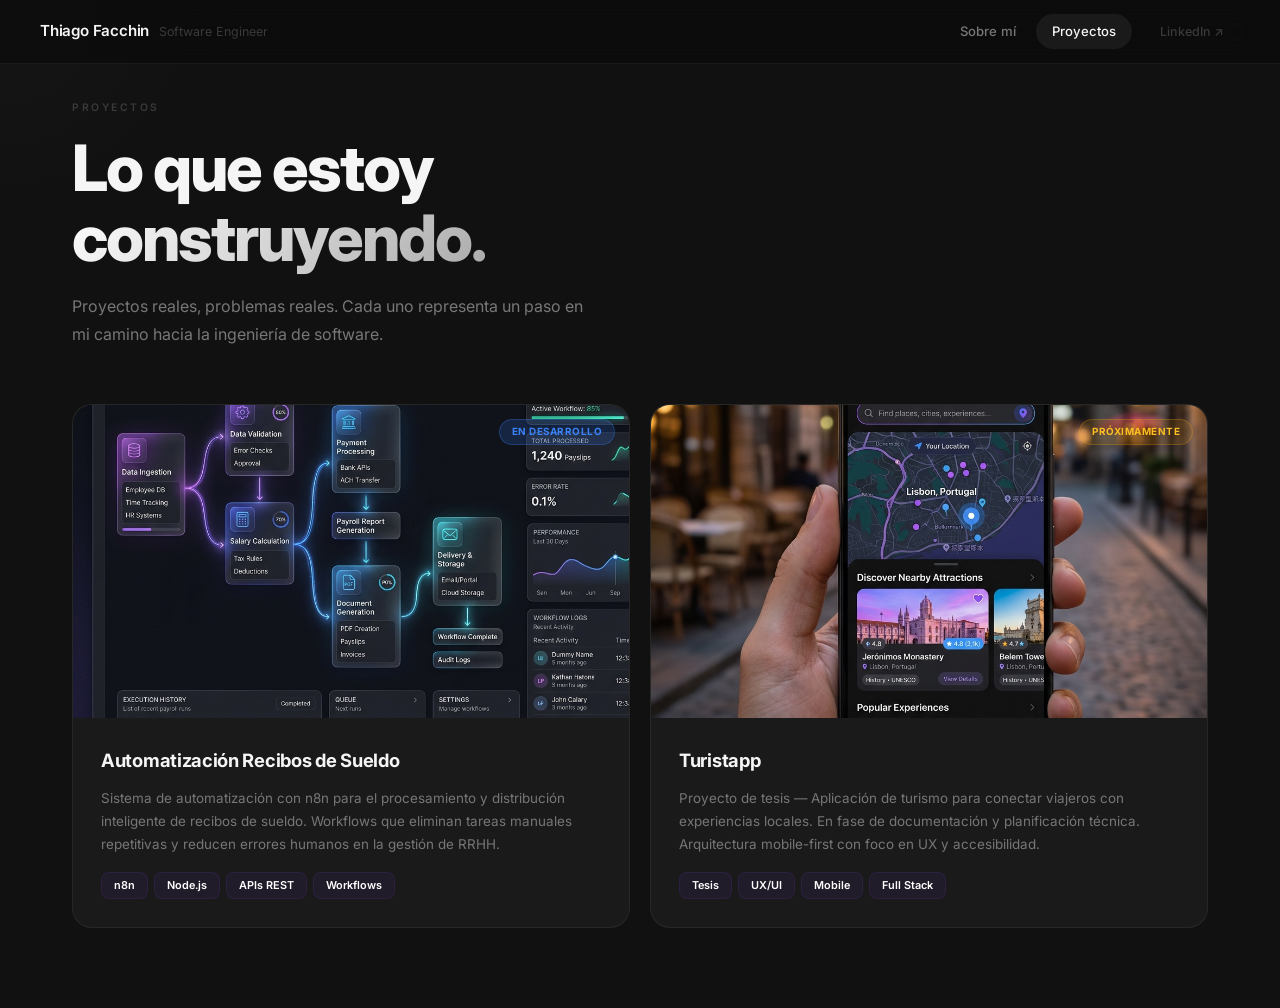
<file: projects.html>
<!DOCTYPE html>
<html lang="es">
<head>
  <meta charset="UTF-8">
  <meta name="viewport" content="width=device-width, initial-scale=1.0">
  <title>Proyectos | Thiago Facchin</title>
  <meta name="description" content="Proyectos de Thiago Facchin — Automatización de Recibos de Sueldo con n8n y Turistapp.">
  <meta name="author" content="Thiago Facchin">
  <meta property="og:title" content="Proyectos | Thiago Facchin">
  <meta property="og:description" content="Proyectos de desarrollo de software de Thiago Facchin.">
  <meta property="og:type" content="website">

  <link rel="preconnect" href="https://fonts.googleapis.com">
  <link rel="preconnect" href="https://fonts.gstatic.com" crossorigin>
  <link href="https://fonts.googleapis.com/css2?family=Inter:wght@300;400;500;600;700;800&display=swap" rel="stylesheet">
  <link rel="stylesheet" href="css/styles.css">
</head>
<body>

  <!-- Ambient background -->
  <div class="ambient-bg">
    <div class="ambient-orb"></div>
    <div class="ambient-orb"></div>
  </div>

  <!-- Cursor glow -->
  <div class="cursor-glow" id="cursorGlow"></div>

  <!-- Top nav bar -->
  <nav class="top-nav" id="topNav">
    <div class="top-nav-inner">
      <div class="top-nav-left">
        <span class="nav-name">Thiago Facchin</span>
        <span class="nav-title">Software Engineer</span>
      </div>
      <div class="top-nav-right">
        <a href="index.html" class="nav-link">Sobre mí</a>
        <a href="projects.html" class="nav-link active">Proyectos</a>
        <a href="https://www.linkedin.com/in/thiago-facchin-mendonca-5b28541ab/" target="_blank" rel="noopener noreferrer" class="nav-link nav-link-ext">LinkedIn ↗</a>
      </div>
    </div>
  </nav>

  <!-- Page -->
  <main class="page">

    <div class="projects-header">
      <p class="projects-label">Proyectos</p>
      <h1 class="projects-title">Lo que estoy<br><span class="gradient">construyendo.</span></h1>
      <p class="projects-subtitle">Proyectos reales, problemas reales. Cada uno representa un paso en mi camino hacia la ingeniería de software.</p>
    </div>

    <div class="projects-grid">

      <!-- PROJECT 1 -->
      <article class="project-card">
        <div class="project-image-wrap">
          <img src="assets/images/automation.png" alt="Automatización Recibos de Sueldo">
          <span class="project-badge dev">En desarrollo</span>
        </div>
        <div class="project-info">
          <h2 class="project-title">Automatización Recibos de Sueldo</h2>
          <p class="project-desc">
            Sistema de automatización con n8n para el procesamiento y distribución inteligente
            de recibos de sueldo. Workflows que eliminan tareas manuales repetitivas y
            reducen errores humanos en la gestión de RRHH.
          </p>
          <div class="project-tags">
            <span>n8n</span>
            <span>Node.js</span>
            <span>APIs REST</span>
            <span>Workflows</span>
          </div>
        </div>
      </article>

      <!-- PROJECT 2 -->
      <article class="project-card">
        <div class="project-image-wrap">
          <img src="assets/images/turistapp.png" alt="Turistapp">
          <span class="project-badge soon">Próximamente</span>
        </div>
        <div class="project-info">
          <h2 class="project-title">Turistapp</h2>
          <p class="project-desc">
            Proyecto de tesis — Aplicación de turismo para conectar viajeros con experiencias
            locales. En fase de documentación y planificación técnica. Arquitectura mobile-first
            con foco en UX y accesibilidad.
          </p>
          <div class="project-tags">
            <span>Tesis</span>
            <span>UX/UI</span>
            <span>Mobile</span>
            <span>Full Stack</span>
          </div>
        </div>
      </article>

    </div><!-- /projects-grid -->
  </main>

  <script src="js/main.js"></script>
</body>
</html>
</file>
<file: css/styles.css>
/* ============================================
   BENTO PORTFOLIO — Thiago Facchin
   ============================================ */

/* --- Reset --- */
*, *::before, *::after {
  margin: 0;
  padding: 0;
  box-sizing: border-box;
}

:root {
  /* Background — negro puro, sin tinte */
  --bg-void: #111;
  --bg-card: rgba(255, 255, 255, 0.04);

  /* Accents — usados SOLO en detalles, no en fondos */
  --accent: #e0e0e0;
  --accent-light: #ffffff;
  --accent-blue: #3b82f6;
  --accent-green: #4ade80;
  --accent-amber: #fbbf24;
  --accent-gradient: linear-gradient(135deg, #fff 0%, #aaa 100%);

  /* Text hierarchy — alto contraste */
  --text-1: #f5f5f5;
  --text-2: #777;
  --text-3: #3a3a3a;

  /* Borders — muy sutiles, casi invisibles */
  --border: rgba(255, 255, 255, 0.06);
  --border-hover: rgba(255, 255, 255, 0.14);

  /* Shape */
  --radius: 20px;
  --radius-sm: 12px;
  --radius-xs: 8px;

  /* Typography */
  --font: 'Inter', -apple-system, BlinkMacSystemFont, sans-serif;

  /* Easing */
  --ease: cubic-bezier(0.4, 0, 0.2, 1);
  --ease-out: cubic-bezier(0, 0, 0.2, 1);
  --ease-spring: cubic-bezier(0.34, 1.56, 0.64, 1);
}

html {
  scroll-behavior: smooth;
  font-size: 16px;
  scrollbar-width: thin;
  scrollbar-color: rgba(255, 255, 255, 0.1) transparent;
}

body {
  font-family: var(--font);
  background: var(--bg-void);
  color: var(--text-1);
  line-height: 1.6;
  overflow-x: hidden;
  -webkit-font-smoothing: antialiased;
  min-height: 100vh;
}

a { text-decoration: none; color: inherit; }
img { max-width: 100%; display: block; }

::-webkit-scrollbar { width: 6px; }
::-webkit-scrollbar-track { background: transparent; }
::-webkit-scrollbar-thumb { background: rgba(255, 255, 255, 0.1); border-radius: 3px; }

/* ============================================
   CURSOR GLOW
   ============================================ */
.cursor-glow {
  position: fixed;
  width: 500px;
  height: 500px;
  border-radius: 50%;
  background: radial-gradient(circle, rgba(255, 255, 255, 0.025), transparent 70%);
  pointer-events: none;
  z-index: 0;
  transform: translate(-50%, -50%);
  transition: left 0.15s ease, top 0.15s ease;
  will-change: left, top;
}

/* ============================================
   AMBIENT BACKGROUND
   ============================================ */
.ambient-bg {
  position: fixed;
  inset: 0;
  z-index: 0;
  pointer-events: none;
  overflow: hidden;
}

/* Ambient orbs desactivadas — fondo negro neutro */
.ambient-orb { display: none; }

@keyframes drift {
  0%, 100% { transform: translate(0, 0); }
  50% { transform: translate(50px, -50px); }
}

/* ============================================
   TOP NAVIGATION BAR
   ============================================ */
.top-nav {
  position: fixed;
  top: 0;
  left: 0;
  right: 0;
  z-index: 1000;
  padding: 0 40px;
  height: 64px;
  display: flex;
  align-items: center;
  background: rgba(10, 10, 10, 0.7);
  backdrop-filter: blur(20px);
  -webkit-backdrop-filter: blur(20px);
  border-bottom: 1px solid var(--border);
  transition: border-color 0.3s var(--ease);
}

.top-nav-inner {
  width: 100%;
  max-width: 1200px;
  margin: 0 auto;
  display: flex;
  align-items: center;
  justify-content: space-between;
}

.top-nav-left {
  display: flex;
  align-items: baseline;
  gap: 10px;
}

.nav-name {
  font-size: 0.95rem;
  font-weight: 600;
  color: var(--text-1);
  letter-spacing: -0.2px;
}

.nav-title {
  font-size: 0.78rem;
  color: var(--text-3);
  font-weight: 400;
}

.top-nav-right {
  display: flex;
  align-items: center;
  gap: 4px;
}

.nav-link {
  padding: 7px 16px;
  border-radius: 100px;
  font-size: 0.82rem;
  font-weight: 500;
  color: var(--text-2);
  transition: all 0.25s var(--ease);
}

.nav-link:hover {
  color: var(--text-1);
  background: rgba(255, 255, 255, 0.05);
}

.nav-link.active {
  color: var(--text-1);
  background: rgba(255, 255, 255, 0.06);
}

.nav-link-ext {
  color: var(--text-3);
  font-size: 0.78rem;
  margin-left: 8px;
}

.nav-link-ext:hover {
  color: var(--accent-light);
  background: transparent;
}

/* ============================================
   PAGE LAYOUT
   ============================================ */
.page {
  position: relative;
  z-index: 1;
  max-width: 1200px;
  margin: 0 auto;
  padding: 100px 32px 80px;
}

/* ============================================
   SHARED UTILITIES
   ============================================ */
.gradient {
  background: var(--accent-gradient);
  -webkit-background-clip: text;
  -webkit-text-fill-color: transparent;
  background-clip: text;
}

.section-label {
  font-size: 0.62rem;
  font-weight: 600;
  letter-spacing: 2.5px;
  text-transform: uppercase;
  color: var(--text-3);
}

/* ============================================
   BENTO GRID
   ============================================ */
.bento {
  display: grid;
  grid-template-columns: repeat(4, 1fr);
  grid-auto-rows: 220px;
  gap: 20px;
}

/* ============================================
   CARD BASE
   ============================================ */
.card {
  --mouse-x: 50%;
  --mouse-y: 50%;

  position: relative;
  background: var(--bg-card);
  border: 1px solid var(--border);
  border-radius: var(--radius);
  overflow: hidden;
  opacity: 0;
  transform: translateY(24px) scale(0.98);
  transition: opacity 0.5s var(--ease-out),
              transform 0.5s var(--ease-out),
              border-color 0.3s var(--ease),
              box-shadow 0.3s var(--ease);
  will-change: transform;
}

/* Internal mouse-following glow */
.card::before {
  content: '';
  position: absolute;
  inset: 0;
  background: radial-gradient(
    600px circle at var(--mouse-x) var(--mouse-y),
    rgba(255, 255, 255, 0.04),
    transparent 40%
  );
  opacity: 0;
  transition: opacity 0.4s var(--ease);
  pointer-events: none;
  z-index: 1;
}

.card:hover::before { opacity: 1; }

.card:hover {
  border-color: var(--border-hover);
  box-shadow: 0 16px 48px rgba(0, 0, 0, 0.3);
}

.card.visible {
  opacity: 1;
  transform: translateY(0) scale(1);
}

/* Stagger delays — one per card slot */
.card:nth-child(1) { transition-delay: 0s; }
.card:nth-child(2) { transition-delay: 0.06s; }
.card:nth-child(3) { transition-delay: 0.12s; }
.card:nth-child(4) { transition-delay: 0.18s; }
.card:nth-child(5) { transition-delay: 0.24s; }
.card:nth-child(6) { transition-delay: 0.30s; }
.card:nth-child(7) { transition-delay: 0.36s; }
.card:nth-child(8) { transition-delay: 0.42s; }
.card:nth-child(9) { transition-delay: 0.48s; }

.card-inner {
  position: relative;
  z-index: 2;
  height: 100%;
  padding: 32px;
  display: flex;
  flex-direction: column;
  gap: 14px;
}

/* Info anchored to bottom of card */
.card-inner--bottom {
  justify-content: flex-end;
}

/* ============================================
   CARD SPANS
   ============================================ */
.col-2 { grid-column: span 2; }
.col-4 { grid-column: span 4; }
.row-2 { grid-row: span 2; }

/* ============================================
   CARD: HERO
   ============================================ */
.card-hero {
  border-color: rgba(255, 255, 255, 0.08);
}

.hero-greeting {
  font-size: 0.82rem;
  font-weight: 500;
  color: var(--text-2);
  display: flex;
  align-items: center;
  gap: 8px;
}

.hero-greeting .wave {
  display: inline-block;
  animation: wave 2.5s ease-in-out infinite;
  transform-origin: 70% 70%;
}

@keyframes wave {
  0%, 60%, 100% { transform: rotate(0); }
  10%, 30% { transform: rotate(14deg); }
  20% { transform: rotate(-8deg); }
  40% { transform: rotate(-4deg); }
}

.hero-name {
  font-size: clamp(2.2rem, 4vw, 3.2rem);
  font-weight: 800;
  line-height: 1.05;
  letter-spacing: -1.5px;
  color: var(--text-1);
}

.hero-name .gradient {
  color: var(--text-1);
  -webkit-text-fill-color: var(--text-1);
  background: none;
}

.hero-typing {
  font-size: clamp(0.9rem, 1.8vw, 1.1rem);
  color: var(--text-2);
  font-weight: 400;
  min-height: 1.8em;
}

.hero-typing .cursor {
  display: inline-block;
  width: 2px;
  height: 1em;
  background: var(--text-1);
  margin-left: 1px;
  vertical-align: text-bottom;
  animation: blink 1s step-end infinite;
}

@keyframes blink { 50% { opacity: 0; } }

.hero-tagline {
  font-size: 0.82rem;
  color: var(--text-3);
}

/* ============================================
   CARD: AVATAR
   ============================================ */
.avatar-frame {
  position: relative;
  width: 100%;
  height: 100%;
}

.avatar-img {
  width: 100%;
  height: 100%;
  border-radius: var(--radius);
  object-fit: cover;
  display: flex;
  align-items: center;
  justify-content: center;
  font-size: 4rem;
  font-weight: 800;
  color: rgba(255, 255, 255, 0.5);
  background: #1a1a1a;
  letter-spacing: -2px;
}

.avatar-glow {
  position: absolute;
  inset: -4px;
  border-radius: calc(var(--radius) + 4px);
  background: var(--accent-gradient);
  opacity: 0.15;
  filter: blur(20px);
  z-index: -1;
  animation: pulseGlow 4s ease-in-out infinite alternate;
}

@keyframes pulseGlow {
  0% { opacity: 0.1; }
  100% { opacity: 0.3; }
}

/* ============================================
   CARD: ABOUT
   ============================================ */
.about-text {
  font-size: 0.88rem;
  color: var(--text-2);
  line-height: 1.8;
}

.about-text strong {
  color: var(--text-1);
  font-weight: 600;
}

/* ============================================
   CARD: STATS
   ============================================ */
.card-inner--stats {
  flex-direction: row;
  flex-wrap: wrap;
  gap: 0;
  padding: 0;
  justify-content: initial;
}

.stat-item {
  flex: 1 1 50%;
  display: flex;
  flex-direction: column;
  align-items: center;
  justify-content: center;
  padding: 20px 12px;
  text-align: center;
  border-right: 1px solid var(--border);
  border-bottom: 1px solid var(--border);
}

.stat-item:nth-child(2) { border-right: none; }
.stat-item:nth-child(3) { border-bottom: none; }
.stat-item:nth-child(4) { border-right: none; border-bottom: none; }

.stat-number {
  font-size: 1.9rem;
  font-weight: 800;
  background: var(--accent-gradient);
  -webkit-background-clip: text;
  -webkit-text-fill-color: transparent;
  background-clip: text;
  line-height: 1.2;
}

.stat-label {
  font-size: 0.65rem;
  color: var(--text-3);
  margin-top: 2px;
  font-weight: 500;
}

/* ============================================
   CARD: LANGUAGES
   ============================================ */
.lang-list {
  display: flex;
  gap: 16px;
}

.lang-item {
  display: flex;
  flex-direction: column;
  align-items: center;
  gap: 4px;
  transition: transform 0.3s var(--ease-spring);
  cursor: default;
}

.lang-item:hover { transform: scale(1.1) translateY(-3px); }

.lang-flag { font-size: 1.8rem; }

.lang-code {
  font-size: 0.7rem;
  font-weight: 700;
  color: var(--text-1);
  letter-spacing: 1px;
}

.lang-level {
  font-size: 0.6rem;
  color: var(--text-3);
}

/* ============================================
   CARD: EDUCATION
   ============================================ */
.edu-list {
  display: flex;
  flex-direction: column;
  gap: 14px;
}

.edu-item { display: flex; gap: 10px; }

.edu-info h4 {
  font-size: 0.84rem;
  font-weight: 600;
  color: var(--text-1);
  line-height: 1.3;
}

.edu-info p {
  font-size: 0.7rem;
  color: var(--text-3);
  margin-top: 2px;
}

.edu-badge {
  display: inline-block;
  margin-top: 5px;
  padding: 2px 8px;
  border-radius: 100px;
  font-size: 0.6rem;
  font-weight: 700;
  letter-spacing: 0.5px;
  text-transform: uppercase;
}

.edu-badge.done {
  background: rgba(34, 197, 94, 0.08);
  color: var(--accent-green);
  border: 1px solid rgba(34, 197, 94, 0.18);
}

.edu-badge.progress {
  background: rgba(59, 130, 246, 0.08);
  color: var(--accent-blue);
  border: 1px solid rgba(59, 130, 246, 0.18);
}

/* ============================================
   CARD: MARQUEE — Tech Stack
   ============================================ */
.card-marquee { overflow: hidden; }

.card-marquee .card-inner {
  padding: 0;
  justify-content: center;
}

.marquee-label {
  font-size: 0.62rem;
  font-weight: 600;
  letter-spacing: 3px;
  text-transform: uppercase;
  color: var(--text-3);
  text-align: center;
  padding: 14px 0 4px;
}

.marquee-wrapper {
  overflow: hidden;
  mask-image: linear-gradient(90deg, transparent, #000 8%, #000 92%, transparent);
  -webkit-mask-image: linear-gradient(90deg, transparent, #000 8%, #000 92%, transparent);
  padding: 8px 0 16px;
}

.marquee-track {
  display: flex;
  gap: 36px;
  width: max-content;
  animation: marquee 38s linear infinite;
}

.marquee-track:hover { animation-play-state: paused; }

@keyframes marquee {
  0% { transform: translateX(0); }
  100% { transform: translateX(-50%); }
}

.marquee-item {
  display: flex;
  align-items: center;
  gap: 8px;
  font-size: 0.82rem;
  font-weight: 500;
  color: var(--text-2);
  white-space: nowrap;
  transition: color 0.25s;
  cursor: default;
}

.marquee-item:hover { color: var(--text-1); }
.marquee-item i { font-size: 1.2rem; }

.marquee-dot {
  width: 3px;
  height: 3px;
  border-radius: 50%;
  background: var(--text-3);
  flex-shrink: 0;
}

/* ============================================
   CARD: EXPERIENCE
   ============================================ */
.exp-timeline {
  display: flex;
  flex-direction: column;
}

.exp-item {
  display: flex;
  gap: 14px;
  padding: 12px 0;
  border-bottom: 1px solid var(--border);
}

.exp-item:last-child { border-bottom: none; padding-bottom: 0; }
.exp-item:first-child { padding-top: 0; }

.exp-dot-line {
  display: flex;
  flex-direction: column;
  align-items: center;
  padding-top: 4px;
}

.exp-dot {
  width: 9px;
  height: 9px;
  border-radius: 50%;
  border: 2px solid var(--accent);
  background: var(--bg-void);
  flex-shrink: 0;
}

.exp-dot--current { background: var(--accent); }

.exp-line {
  width: 1px;
  flex: 1;
  background: linear-gradient(to bottom, var(--accent), transparent);
  margin-top: 5px;
}

.exp-role {
  font-size: 0.86rem;
  font-weight: 700;
  color: var(--text-1);
}

.exp-company {
  font-size: 0.74rem;
  color: var(--text-2);
  margin-top: 1px;
}

.exp-date {
  font-size: 0.66rem;
  color: var(--accent-light);
  font-weight: 600;
  margin-top: 3px;
}

/* ============================================
   CARD: CONTACT
   ============================================ */
.contact-heading {
  font-size: 1.7rem;
  font-weight: 800;
  letter-spacing: -0.5px;
}

.contact-links {
  display: flex;
  flex-direction: column;
  gap: 8px;
}

.contact-link {
  display: flex;
  align-items: center;
  gap: 12px;
  padding: 10px 14px;
  background: rgba(255, 255, 255, 0.02);
  border: 1px solid var(--border);
  border-radius: var(--radius-sm);
  transition: all 0.25s var(--ease);
}

.contact-link:hover {
  border-color: var(--border-hover);
  background: rgba(124, 58, 237, 0.04);
  transform: translateX(4px);
}

.contact-link-icon {
  width: 32px;
  height: 32px;
  display: flex;
  align-items: center;
  justify-content: center;
  background: var(--accent-gradient);
  border-radius: var(--radius-xs);
  font-size: 0.9rem;
  flex-shrink: 0;
}

.contact-link-text {
  font-size: 0.78rem;
  font-weight: 500;
  color: var(--text-2);
  overflow: hidden;
  text-overflow: ellipsis;
  white-space: nowrap;
}

.contact-cta {
  display: flex;
  align-items: center;
  justify-content: center;
  gap: 8px;
  padding: 12px 20px;
  border-radius: var(--radius-sm);
  background: var(--accent-gradient);
  color: #fff;
  font-family: var(--font);
  font-size: 0.84rem;
  font-weight: 600;
  border: none;
  cursor: pointer;
  transition: all 0.25s var(--ease);
  margin-top: 4px;
}

.contact-cta:hover {
  transform: translateY(-2px);
  box-shadow: 0 8px 28px rgba(124, 58, 237, 0.35);
}

.contact-cta svg { width: 15px; height: 15px; }

/* ============================================
   PROJECTS PAGE — Layout
   ============================================ */
.projects-header {
  margin-bottom: 56px;
}

.projects-label {
  font-size: 0.65rem;
  font-weight: 600;
  letter-spacing: 2.5px;
  text-transform: uppercase;
  color: var(--text-3);
  margin-bottom: 16px;
}

.projects-title {
  font-size: clamp(2.5rem, 5vw, 4rem);
  font-weight: 800;
  line-height: 1.1;
  letter-spacing: -2px;
  color: var(--text-1);
  margin-bottom: 20px;
}

.projects-subtitle {
  font-size: 1rem;
  color: var(--text-2);
  max-width: 520px;
  line-height: 1.7;
}

.projects-grid {
  display: grid;
  grid-template-columns: repeat(2, 1fr);
  gap: 20px;
}

/* Project card on projects page */
.project-card {
  background: var(--bg-card);
  border: 1px solid var(--border);
  border-radius: var(--radius);
  overflow: hidden;
  transition: border-color 0.3s var(--ease), box-shadow 0.3s var(--ease), transform 0.3s var(--ease);
  opacity: 0;
  transform: translateY(24px);
  animation: fadeUp 0.5s var(--ease-out) forwards;
}

.project-card:nth-child(1) { animation-delay: 0.1s; }
.project-card:nth-child(2) { animation-delay: 0.2s; }

@keyframes fadeUp {
  to { opacity: 1; transform: translateY(0); }
}

.project-card:hover {
  border-color: var(--border-hover);
  box-shadow: 0 20px 60px rgba(0, 0, 0, 0.35);
  transform: translateY(-4px);
}

.project-image-wrap {
  width: 100%;
  aspect-ratio: 16 / 9;
  overflow: hidden;
  position: relative;
}

.project-image-wrap img {
  width: 100%;
  height: 100%;
  object-fit: cover;
  transition: transform 0.6s var(--ease);
}

.project-card:hover .project-image-wrap img { transform: scale(1.05); }

.project-badge {
  position: absolute;
  top: 14px;
  right: 14px;
  padding: 4px 12px;
  border-radius: 100px;
  font-size: 0.62rem;
  font-weight: 700;
  text-transform: uppercase;
  letter-spacing: 0.5px;
  z-index: 3;
}

.project-badge.dev {
  background: rgba(59, 130, 246, 0.18);
  color: var(--accent-blue);
  border: 1px solid rgba(59, 130, 246, 0.28);
}

.project-badge.soon {
  background: rgba(245, 158, 11, 0.12);
  color: var(--accent-amber);
  border: 1px solid rgba(245, 158, 11, 0.25);
}

.project-info {
  padding: 28px;
  display: flex;
  flex-direction: column;
  gap: 12px;
}

.project-title {
  font-size: 1.15rem;
  font-weight: 700;
  color: var(--text-1);
  letter-spacing: -0.3px;
}

.project-desc {
  font-size: 0.84rem;
  color: var(--text-2);
  line-height: 1.7;
}

.project-tags {
  display: flex;
  flex-wrap: wrap;
  gap: 6px;
  margin-top: 4px;
}

.project-tags span {
  padding: 4px 12px;
  border-radius: var(--radius-xs);
  font-size: 0.68rem;
  font-weight: 600;
  background: rgba(124, 58, 237, 0.07);
  color: var(--accent-light);
  border: 1px solid rgba(124, 58, 237, 0.12);
}

/* ============================================
   RESPONSIVE — Tablet
   ============================================ */
@media (max-width: 960px) {
  .top-nav { padding: 0 24px; }

  .page { padding: 88px 20px 60px; }

  .bento {
    grid-template-columns: repeat(2, 1fr);
    grid-auto-rows: auto;
  }

  .col-2 { grid-column: span 2; }
  .col-4 { grid-column: span 2; }
  .row-2 { grid-row: span 1; }

  .card-hero { grid-column: span 2; min-height: 260px; }
  .card-avatar { min-height: 200px; }
  .card-about { min-height: 200px; }
  .card-stats { grid-column: span 2; }
  .card-marquee { grid-column: span 2; }
  .card-experience { grid-column: span 2; }
  .card-contact { grid-column: span 2; }

  .card-inner { padding: 24px; }

  .projects-grid { grid-template-columns: 1fr; }
}

/* ============================================
   RESPONSIVE — Mobile
   ============================================ */
@media (max-width: 600px) {
  .top-nav { padding: 0 16px; height: 56px; }
  .nav-title { display: none; }
  .nav-link { padding: 6px 10px; font-size: 0.78rem; }

  .page { padding: 76px 14px 48px; }

  .bento {
    grid-template-columns: 1fr;
    grid-auto-rows: auto;
    gap: 12px;
  }

  .col-2, .col-4 { grid-column: span 1; }

  .card-inner { padding: 20px; }
  .card-hero { min-height: 240px; }
  .card-avatar { min-height: 200px; }
  .card-about { min-height: 180px; }

  .hero-name { font-size: 2.2rem; }

  .cursor-glow { display: none; }

  .projects-title { font-size: 2.2rem; }
  .projects-grid { gap: 14px; }
}
</file>
